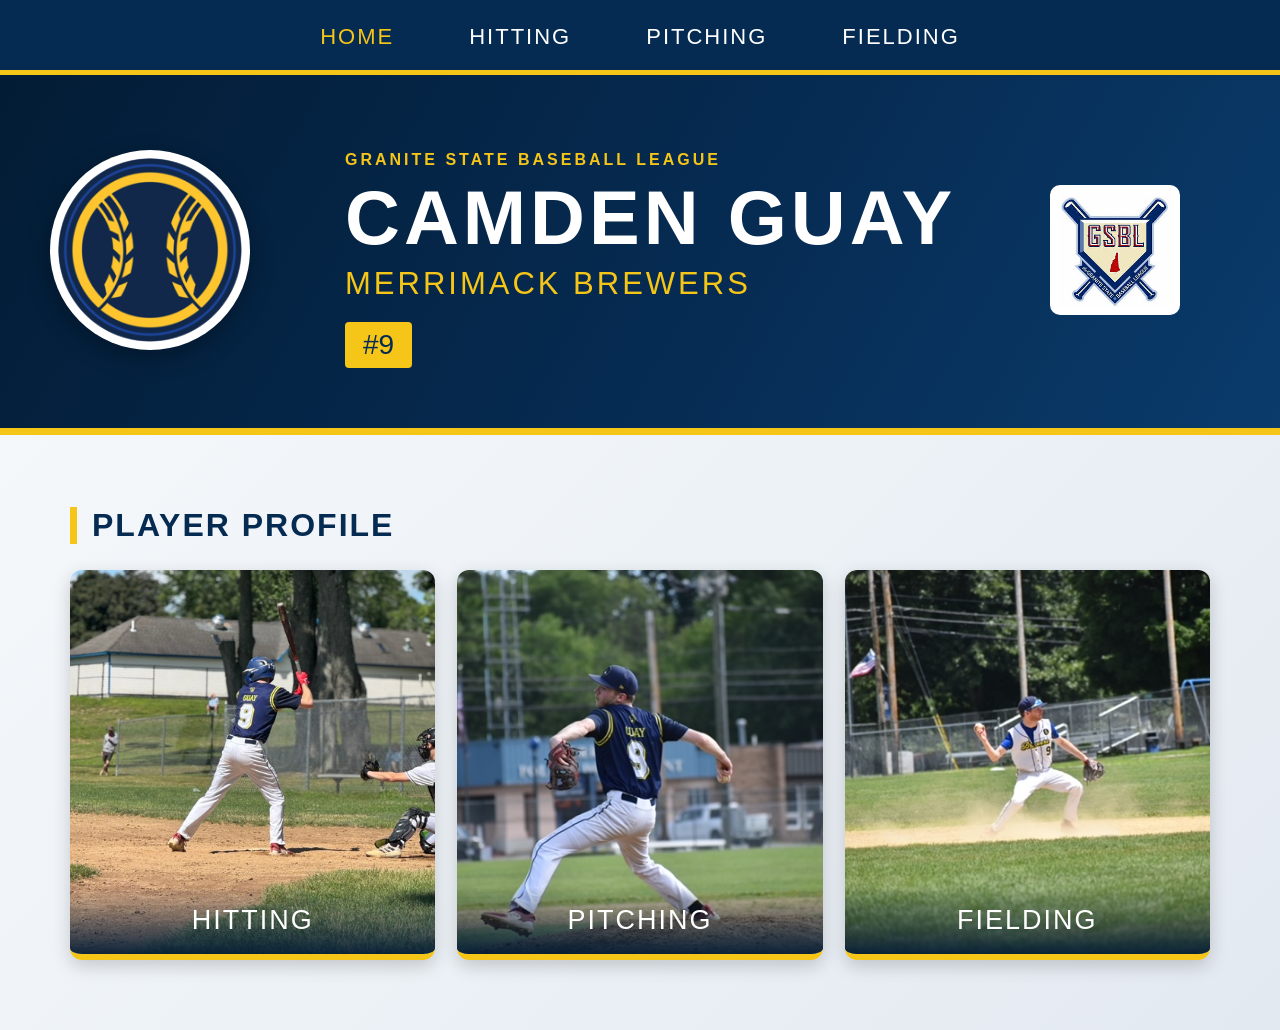
<file: index.html>
<!DOCTYPE html>
<html>
<head>
    <title>Camden Guay | Merrimack Brewers</title>
    <link rel="stylesheet" href="style.css">
</head>

<body class="home-page">

<nav class="navbar">
    <a class="active" href="index.html">HOME</a>
    <a href="hitting.html">HITTING</a>
    <a href="pitching.html">PITCHING</a>
    <a href="fielding.html">FIELDING</a>
</nav>

<header class="home-hero">

    <div class="hero-logo">
        <img src="images/brewerslogo.jpg" alt="Merrimack Brewers Logo">
    </div>

    <div class="hero-title">
        <p class="league-name">GRANITE STATE BASEBALL LEAGUE</p>

        <h1>CAMDEN GUAY</h1>

        <h2>MERRIMACK BREWERS</h2>

        <div class="player-number">#9</div>
    </div>

    <div class="hero-league-logo">
        <img src="images/gsbllogo.jpg" alt="GSBL Logo">
    </div>

</header>

<main class="home-content">

    <h2 class="section-heading">PLAYER PROFILE</h2>

    <div class="home-photos">
        <a href="hitting.html" class="photo-card">
            <img src="images/hittingCG.jpeg" alt="Camden hitting">
            <span>HITTING</span>
        </a>

        <a href="pitching.html" class="photo-card">
            <img src="images/pitchingCG.JPEG" alt="Camden pitching">
            <span>PITCHING</span>
        </a>

        <a href="fielding.html" class="photo-card">
            <img src="images/fieldingCG.JPEG" alt="Camden fielding">
            <span>FIELDING</span>
        </a>
    </div>

</main>

</body>
</html>
</file>
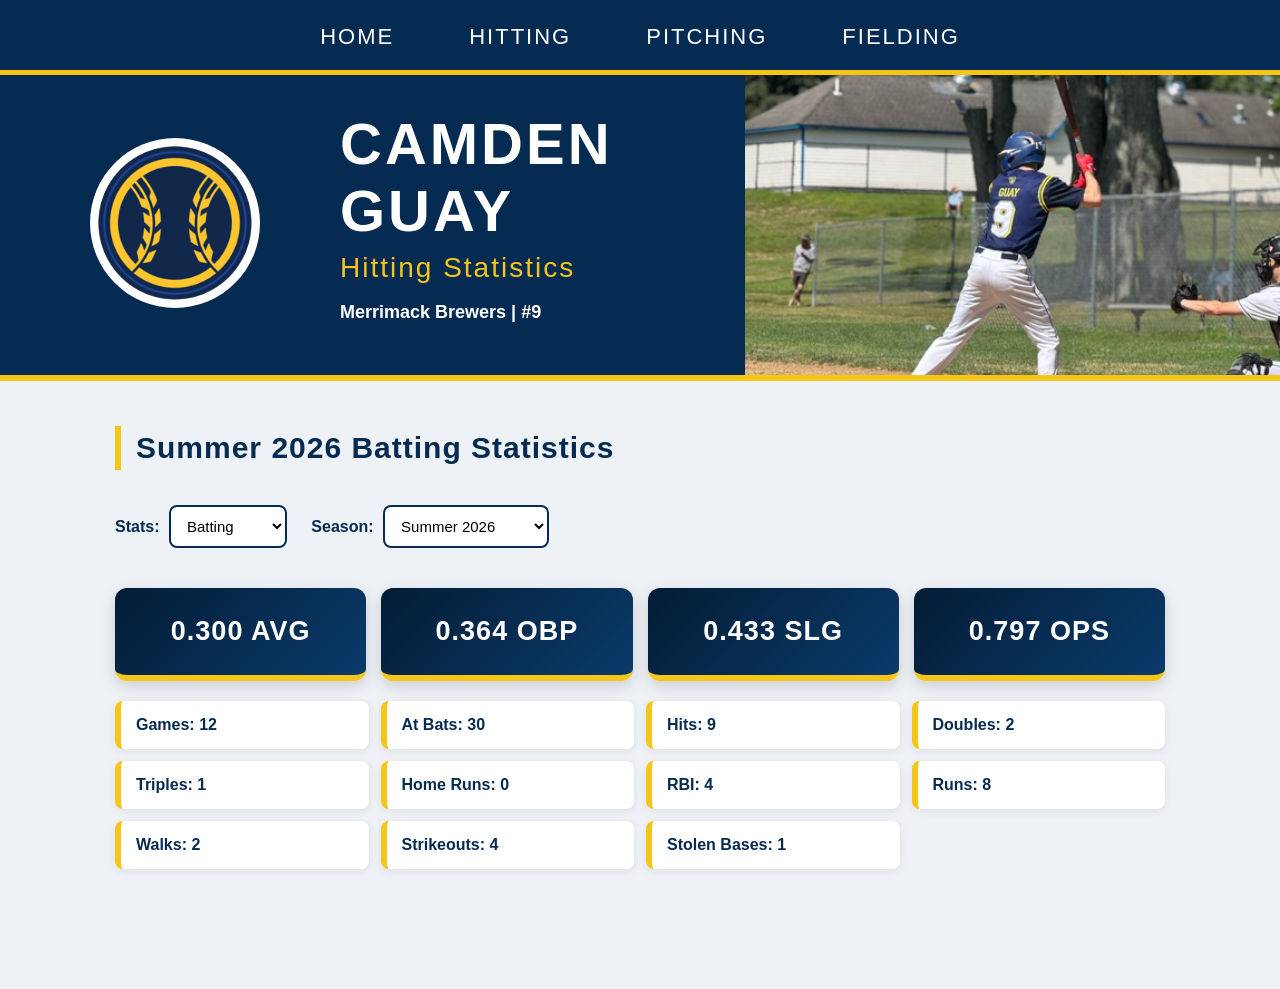
<file: hitting.html>
<!DOCTYPE html>
<html>
<head>
    <title>Camden Guay | Hitting</title>
    <link rel="stylesheet" href="style.css">
</head>

<body>

<nav class="navbar">
    <a href="index.html">HOME</a>
    <a href="hitting.html">HITTING</a>
    <a href="pitching.html">PITCHING</a>
    <a href="fielding.html">FIELDING</a>
</nav>

<header class="player-header">

    <div class="team-logo">
        <img src="images/brewerslogo.jpg" alt="Merrimack Brewers Logo">
    </div>

    <div class="player-info">
        <h1>Camden Guay</h1>
        <h2>Hitting Statistics</h2>
        <p>Merrimack Brewers | #9</p>
    </div>

    <div class="player-photo">
        <img src="images/hittingCG.jpeg" alt="Camden Guay hitting">
    </div>

</header>

<main class="dashboard">

    <h2 id="season-title">Batting Statistics</h2>

    <label for="stat-type">Stats:</label>
    <select id="stat-type">
        <option value="batting">Batting</option>
    </select>

    <label for="season-select">Season:</label>
    <select id="season-select"></select>

    <div id="current-stats"></div>
    <div id="detailed-stats"></div>

</main>

<script src="script.js"></script>

</body>
</html>
</file>
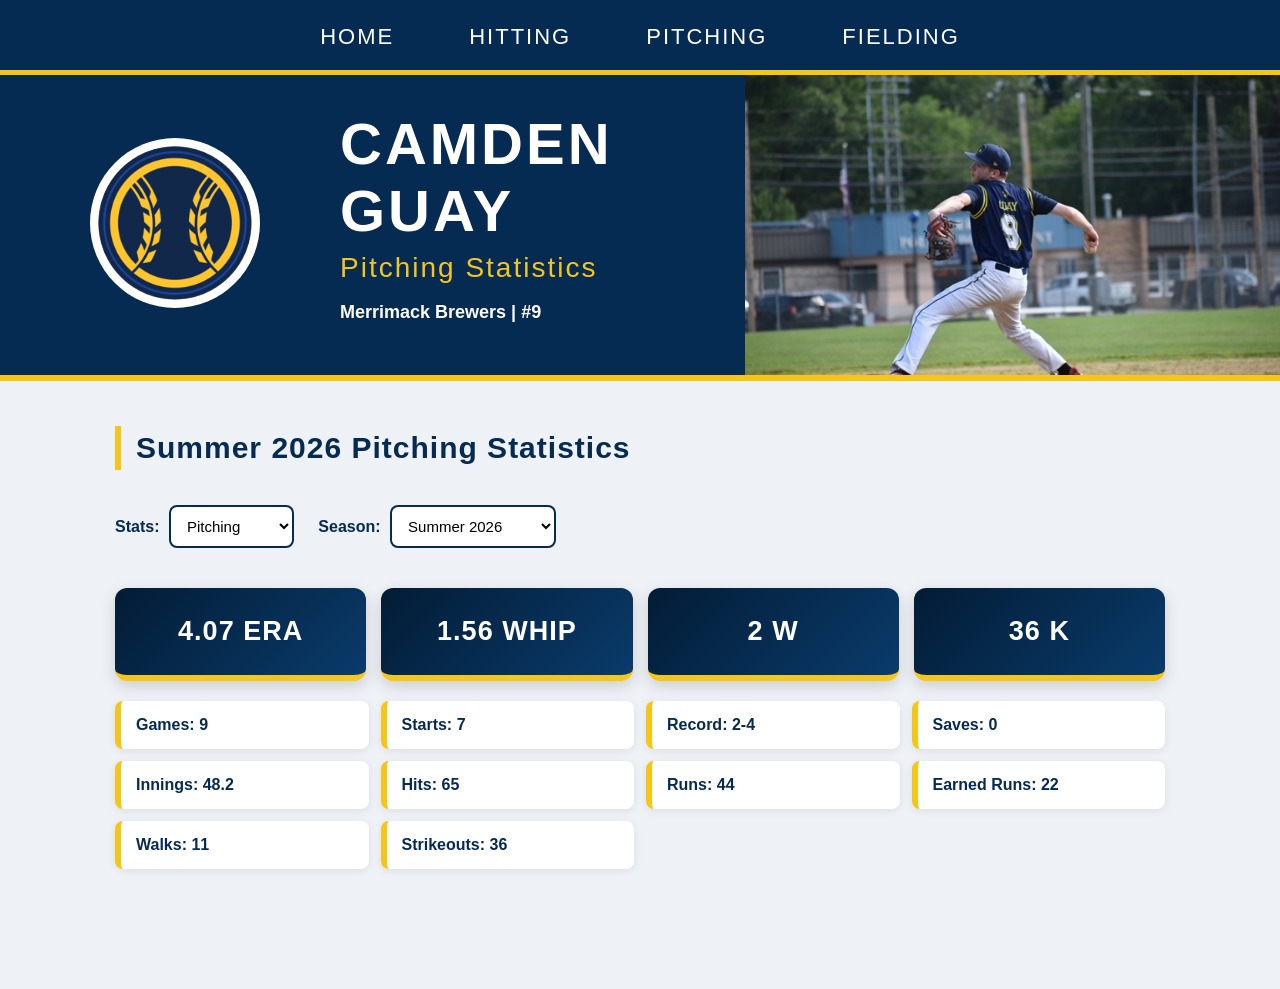
<file: pitching.html>
<!DOCTYPE html>
<html>
<head>
    <title>Camden Guay | Pitching</title>
    <link rel="stylesheet" href="style.css">
</head>

<body>

<nav class="navbar">
    <a href="index.html">HOME</a>
    <a href="hitting.html">HITTING</a>
    <a href="pitching.html">PITCHING</a>
    <a href="fielding.html">FIELDING</a>
</nav>

<header class="player-header">

    <div class="team-logo">
        <img src="images/brewerslogo.jpg" alt="Merrimack Brewers Logo">
    </div>

    <div class="player-info">
        <h1>Camden Guay</h1>
        <h2>Pitching Statistics</h2>
        <p>Merrimack Brewers | #9</p>
    </div>

    <div class="player-photo">
        <img src="images/pitchingCG.JPEG" alt="Camden Guay pitching">
    </div>

</header>

<main class="dashboard">

    <h2 id="season-title">Pitching Statistics</h2>

    <label for="stat-type">Stats:</label>
    <select id="stat-type">
        <option value="pitching">Pitching</option>
    </select>

    <label for="season-select">Season:</label>
    <select id="season-select"></select>

    <div id="current-stats"></div>
    <div id="detailed-stats"></div>

</main>

<script src="script.js"></script>

</body>
</html>
</file>
<file: style.css>
* {
    box-sizing: border-box;
}

body {
    font-family: Arial, sans-serif;
    background: #eef1f5;
    margin: 0;
    padding: 0;
    color: #1f2937;
}

/* Main dashboard */
body > * {
    max-width: 1100px;
    margin-left: auto;
    margin-right: auto;
}

h1 {
    font-size: 48px;
    margin-top: 50px;
    margin-bottom: 5px;
    color: #111827;
}

h1 + h2 {
    margin-top: 0;
    color: #64748b;
    font-weight: 500;
}

#season-title {
    margin-top: 40px;
    padding-top: 25px;
    border-top: 2px solid #d5dbe3;
}

/* Dropdowns */
select {
    padding: 10px 35px 10px 12px;
    margin: 10px 20px 20px 5px;
    border: 1px solid #cbd5e1;
    border-radius: 8px;
    background: white;
    font-size: 15px;
    cursor: pointer;
}

label {
    font-weight: bold;
}

/* Main stat cards */
#current-stats {
    display: grid;
    grid-template-columns: repeat(4, 1fr);
    gap: 15px;
    margin-top: 20px;
}

#current-stats h3 {
    background: white;
    margin: 0;
    padding: 28px 15px;
    border-radius: 12px;
    text-align: center;
    font-size: 24px;
    box-shadow: 0 2px 8px rgba(0,0,0,0.08);
}

/* Detailed statistics */
#detailed-stats {
    display: grid;
    grid-template-columns: repeat(4, 1fr);
    gap: 12px;
    margin-top: 20px;
    margin-bottom: 50px;
}

#detailed-stats p {
    background: white;
    padding: 15px;
    margin: 0;
    border-radius: 8px;
    border: 1px solid #e2e8f0;
}

/* Phones/tablets */
@media (max-width: 700px) {
    body {
        padding: 20px;
    }

    #current-stats,
    #detailed-stats {
        grid-template-columns: repeat(2, 1fr);
    }

    h1 {
        font-size: 36px;
    }
}
/* Player header */
.player-header {
    max-width: none;
    width: 100%;
    min-height: 300px;
    background: #062b52;
    border-bottom: 6px solid #f5c518;

    display: grid;
    grid-template-columns: 220px 1fr 45%;
    align-items: center;

    padding-left: max(40px, calc((100% - 1100px) / 2));
    overflow: hidden;
}

.team-logo img {
    width: 170px;
    height: 170px;
    object-fit: contain;
    background: white;
    border-radius: 50%;
    padding: 8px;
}

.player-info {
    padding: 30px;
}

.player-info h1 {
    color: white;
    margin: 0;
    font-size: 52px;
    text-transform: uppercase;
}

.player-info h2 {
    color: #f5c518;
    margin: 8px 0;
}

.player-info p {
    color: white;
    font-size: 18px;
}

.gsbl-logo {
    width: 65px;
    margin-top: 10px;
}

.player-photo {
    height: 300px;
}

.player-photo img {
    width: 100%;
    height: 100%;
    object-fit: cover;
    object-position: center;
}

/* =========================
   HOME PAGE
   ========================= */

.home-page {
    background:
        linear-gradient(
            135deg,
            #f8fafc 0%,
            #edf2f7 55%,
            #e3e9f0 100%
        );
    min-height: 100vh;
}

/* Navigation */

.navbar {
    max-width: none;
    width: 100%;
    height: 75px;

    display: flex;
    justify-content: center;
    align-items: center;
    gap: 55px;

    background: #062b52;
    border-bottom: 5px solid #f5c518;
}

.navbar a {
    color: white;
    text-decoration: none;
    font-family: Impact, "Arial Narrow", sans-serif;
    font-size: 22px;
    letter-spacing: 2px;

    padding: 24px 10px 20px;
    transition: 0.2s;
}

.navbar a:hover,
.navbar a.active {
    color: #f5c518;
}

/* Main player banner */

.home-hero {
    max-width: none;
    width: 100%;
    min-height: 360px;

    display: grid;
    grid-template-columns: 250px 1fr 180px;
    align-items: center;

    padding: 40px max(50px, calc((100% - 1200px) / 2));

    background:
        linear-gradient(
            120deg,
            #031c35 0%,
            #062b52 55%,
            #0a3b6b 100%
        );

    border-bottom: 7px solid #f5c518;
}

.hero-logo img {
    width: 200px;
    height: 200px;
    object-fit: contain;

    background: white;
    border-radius: 50%;
    padding: 8px;

    box-shadow: 0 8px 25px rgba(0,0,0,.3);
}

.hero-title {
    padding: 20px 45px;
}

.league-name {
    color: #f5c518;
    font-weight: bold;
    letter-spacing: 3px;
    margin-bottom: 5px;
}

.hero-title h1 {
    color: white;
    font-family: Impact, "Arial Narrow", sans-serif;
    font-size: 76px;
    letter-spacing: 4px;
    margin: 5px 0;
    text-transform: uppercase;
}

.hero-title h2 {
    color: #f5c518;
    font-family: Impact, "Arial Narrow", sans-serif;
    font-size: 31px;
    letter-spacing: 3px;
    margin: 5px 0;
}

.player-number {
    display: inline-block;

    margin-top: 15px;
    padding: 7px 18px;

    background: #f5c518;
    color: #062b52;

    font-family: Impact, sans-serif;
    font-size: 28px;

    border-radius: 4px;
}

.hero-league-logo img {
    width: 130px;
    background: white;
    padding: 8px;
    border-radius: 10px;
}

/* Photo area */

.home-content {
    max-width: 1200px;
    margin: auto;
    padding: 45px 30px 70px;
}

.section-heading {
    color: #062b52;
    font-family: Impact, "Arial Narrow", sans-serif;
    font-size: 32px;
    letter-spacing: 2px;

    border-left: 7px solid #f5c518;
    padding-left: 15px;
}

.home-photos {
    display: grid;
    grid-template-columns: repeat(3, 1fr);
    gap: 22px;

    margin-top: 25px;
}

.photo-card {
    position: relative;
    height: 390px;
    overflow: hidden;

    border-radius: 12px;
    border-bottom: 6px solid #f5c518;

    box-shadow: 0 6px 18px rgba(0,0,0,.18);
}

.photo-card img {
    width: 100%;
    height: 100%;
    object-fit: cover;

    transition: transform .3s;
}

.photo-card:hover img {
    transform: scale(1.04);
}

.photo-card span {
    position: absolute;
    bottom: 0;
    left: 0;
    right: 0;

    padding: 18px;

    background: linear-gradient(
        transparent,
        rgba(3,28,53,.95)
    );

    color: white;
    font-family: Impact, sans-serif;
    font-size: 27px;
    letter-spacing: 2px;
    text-align: center;
}

/* Mobile */

@media (max-width: 800px) {

    .navbar {
        gap: 15px;
    }

    .navbar a {
        font-size: 16px;
    }

    .home-hero {
        grid-template-columns: 1fr;
        text-align: center;
    }

    .hero-logo,
    .hero-league-logo {
        margin: 15px auto;
    }

    .hero-title h1 {
        font-size: 50px;
    }

    .home-photos {
        grid-template-columns: 1fr;
    }
}
/* =========================
   HITTING / STATS PAGES
   ========================= */

.player-info h1 {
    font-family: Impact, "Arial Narrow", sans-serif;
    font-size: 58px;
    letter-spacing: 3px;
    text-transform: uppercase;
    color: white;
}

.player-info h2 {
    font-family: Impact, "Arial Narrow", sans-serif;
    font-size: 28px;
    letter-spacing: 2px;
    color: #f5c518;
}

.player-info p {
    font-size: 18px;
    font-weight: bold;
}

/* Better photo cropping */
.player-photo img {
    width: 100%;
    height: 100%;
    object-fit: cover;

    /* Move visible portion upward */
    object-position: center 35%;
}

/* Main dashboard */
.dashboard {
    max-width: 1100px;
    margin: auto;
    padding: 35px 25px 70px;
}

.dashboard #season-title {
    color: #062b52;
    font-family: Impact, "Arial Narrow", sans-serif;
    font-size: 30px;
    letter-spacing: 1px;

    border-left: 6px solid #f5c518;
    border-top: none;

    padding: 5px 0 5px 15px;
    margin-top: 10px;
}

/* Main AVG / OBP / SLG / OPS cards */

#current-stats h3 {
    background: linear-gradient(
        135deg,
        #031c35,
        #0a3b6b
    );

    color: white;

    border-bottom: 6px solid #f5c518;

    font-family: Impact, "Arial Narrow", sans-serif;
    font-size: 27px;
    letter-spacing: 1px;

    box-shadow: 0 5px 15px rgba(0,0,0,.15);
}

/* Detailed stat cards */

#detailed-stats p {
    background: white;

    border: none;
    border-left: 6px solid #f5c518;

    color: #062b52;
    font-weight: bold;

    box-shadow: 0 2px 8px rgba(0,0,0,.08);
}

/* Dropdown labels */

.dashboard label {
    color: #062b52;
}

.dashboard select {
    border: 2px solid #062b52;
}
</file>
